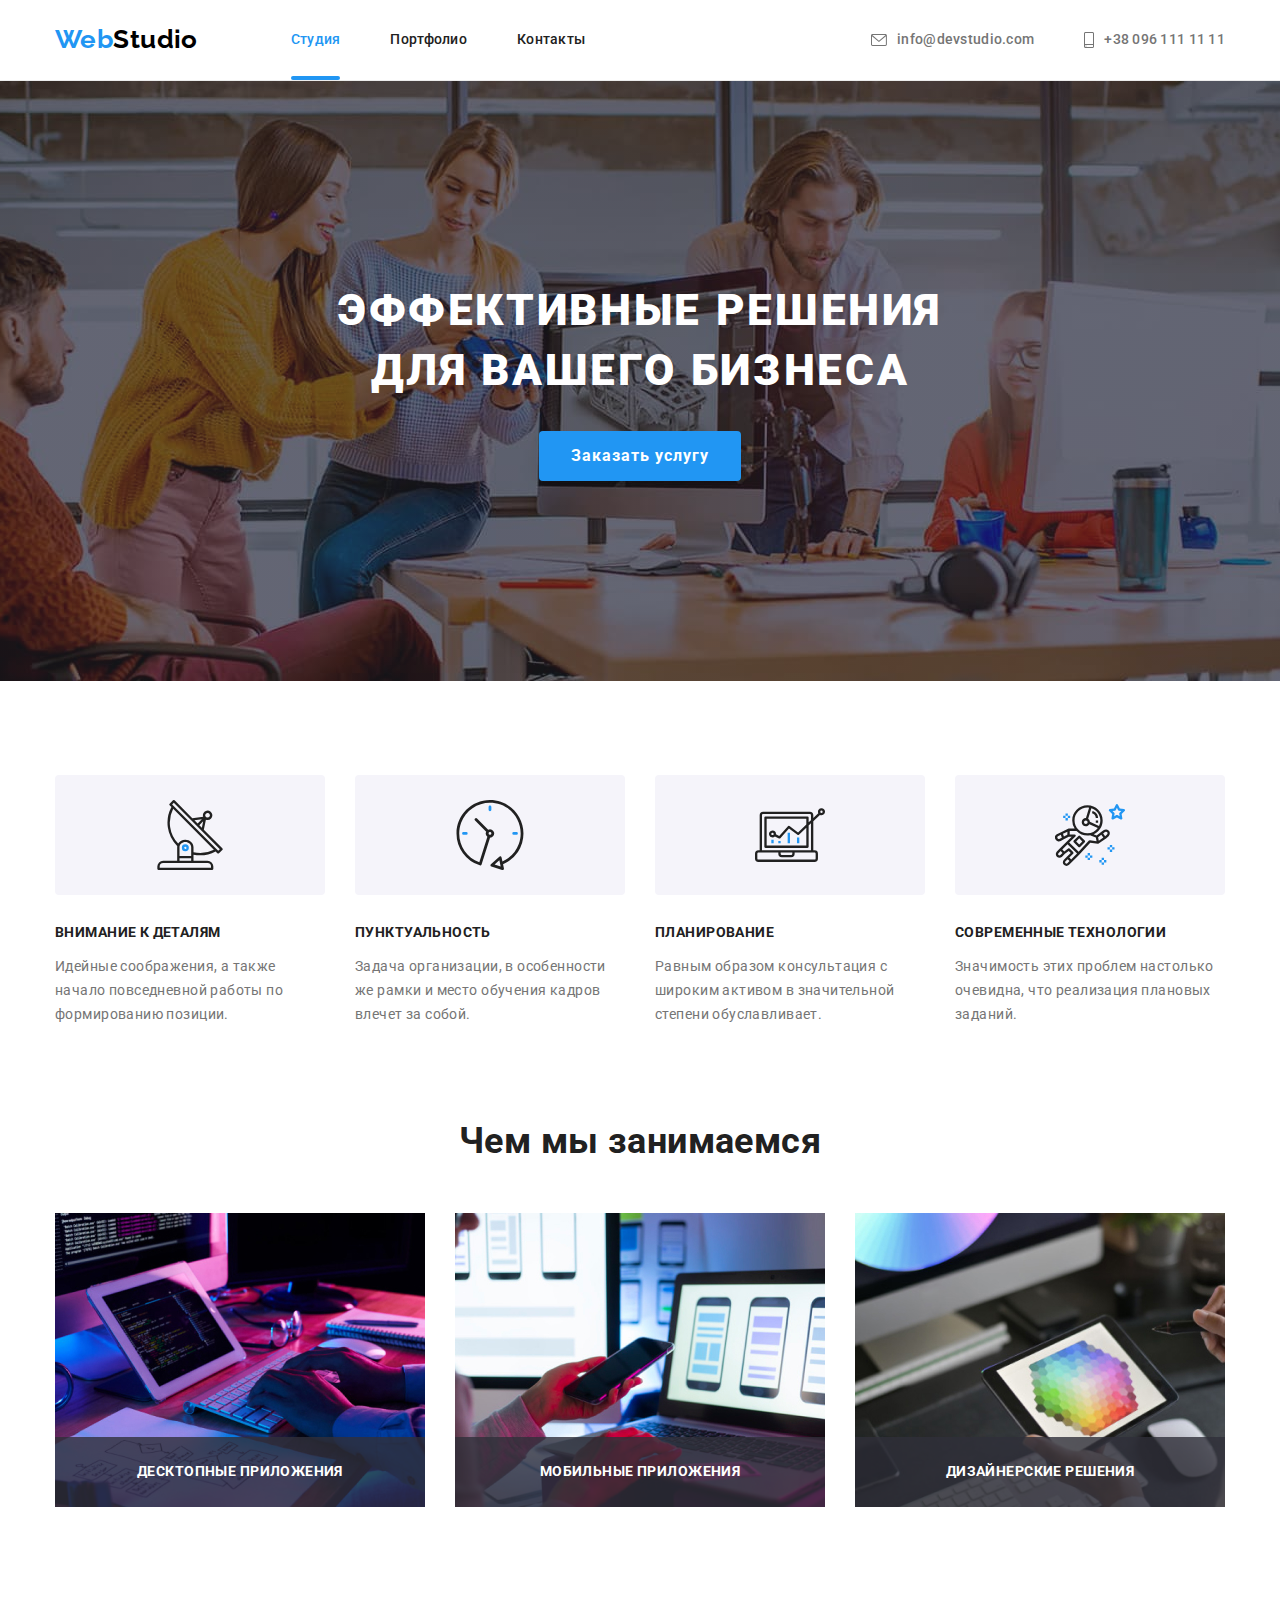
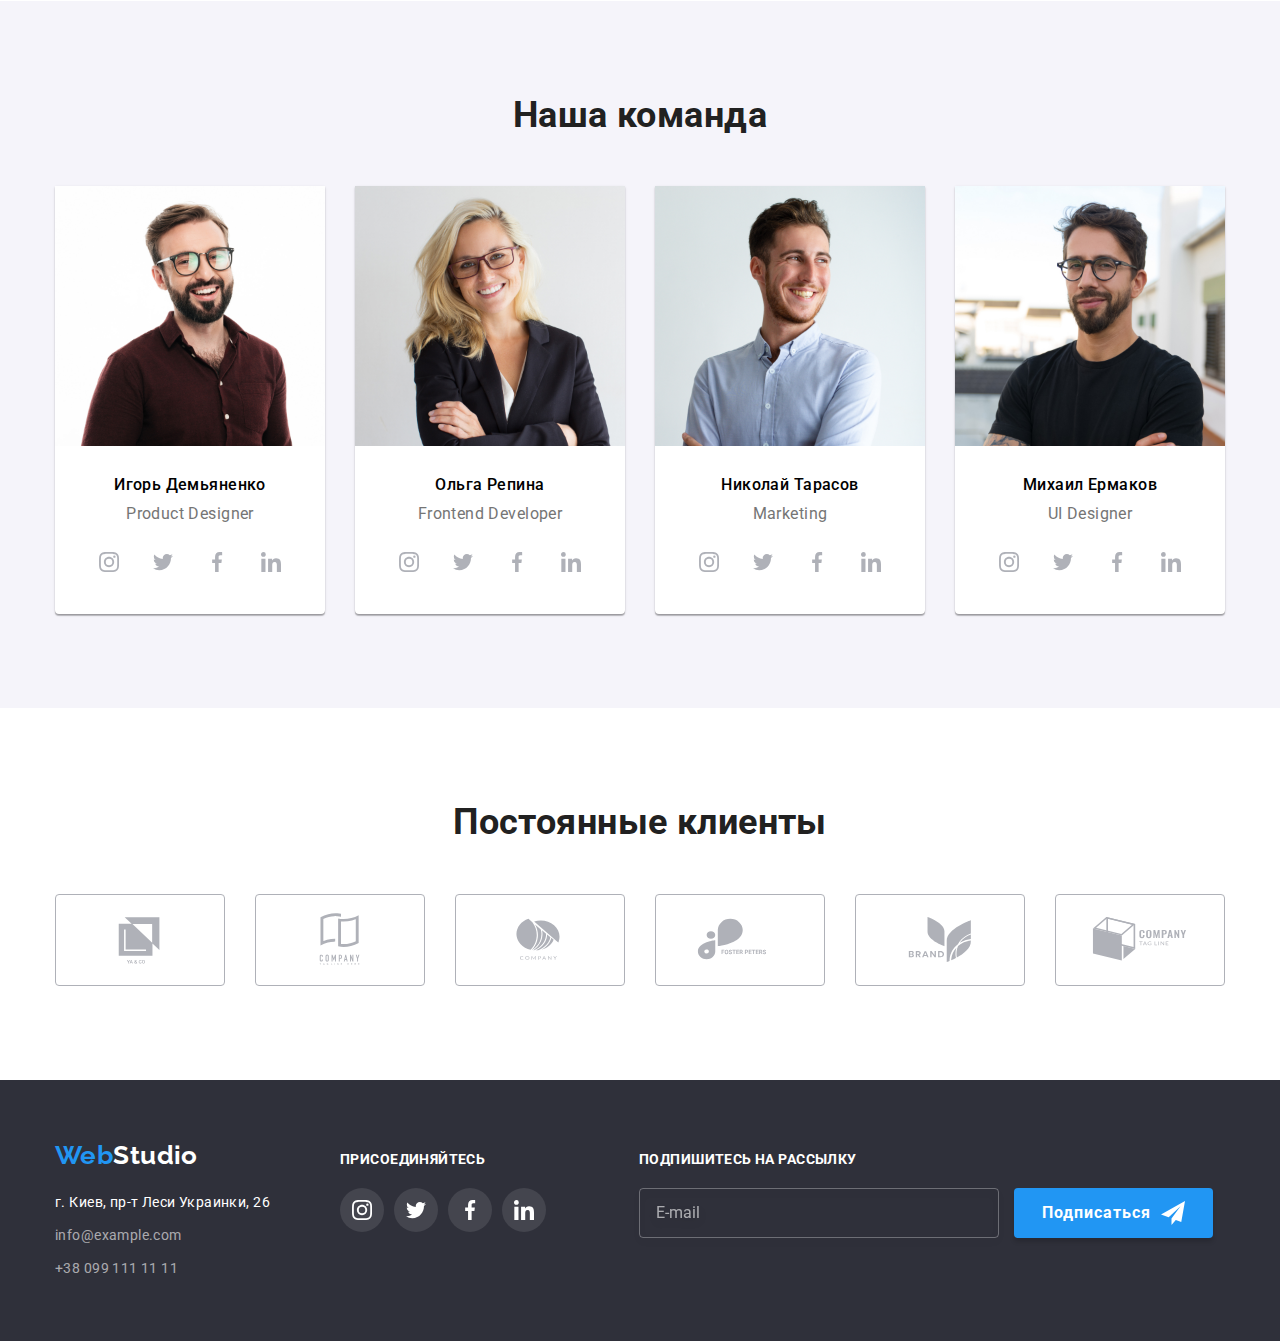
<file: index.html>
<!DOCTYPE html>
<html lang="ru">
  <head>
    <meta charset="UTF-8" />
    <meta http-equiv="X-UA-Compatible" content="IE=edge" />
    <meta name="viewport" content="width=device-width, initial-scale=1.0" />
    <title>Студия</title>
    <link
      href="https://fonts.googleapis.com/css2?family=Raleway:wght@700&family=Roboto:wght@400;500;700;900&display=swap"
      rel="stylesheet"
    />
    <link
      rel="stylesheet"
      href="https://cdnjs.cloudflare.com/ajax/libs/modern-normalize/1.1.0/modern-normalize.min.css"
    />
    <link rel="stylesheet" href="./css/styles.css" />
  </head>

  <body>
    <header class="header">
      <div class="container flex">
        <nav class="nav">
          <a href="./index.html" class="logo"
            ><span class="logo--accent">Web</span><span class="logo--secondary">Studio</span></a
          >

          <ul class="nav__list">
            <li class="nav__item"><a href="./index.html" class="nav__link current">Студия</a></li>
            <li class="nav__item"><a href="./portfolio.html" class="nav__link">Портфолио</a></li>
            <li class="nav__item"><a href="#" class="nav__link">Контакты</a></li>
          </ul>
        </nav>

        <ul class="contacts">
          <li class="contacts__item">
            <a href="mailto:info@devstudio.com" class="contacts__link">
              <svg class="contacts__icon" width="16" height="12">
                <use href="./images/icons.svg#icon-envelope"></use>
              </svg>
              info@devstudio.com
            </a>
          </li>

          <li>
            <a href="tel:+380961111111" class="contacts__link">
              <svg class="contacts__icon" width="10" height="16">
                <use href="./images/icons.svg#icon-smartphone"></use>
              </svg>
              +38 096 111 11 11
            </a>
          </li>
        </ul>
      </div>
    </header>

    <main>
      <section class="section hero">
        <div class="container">
          <h1 class="section__title--main">Эффективные решения для вашего бизнеса</h1>
          <button type="button" class="button" data-modal-open>Заказать услугу</button>
        </div>
      </section>

      <section class="section">
        <div class="container">
          <h2 class="visually-hidden">Наши преимущества</h2>
          <ul class="details flex">
            <li class="details__item">
              <div class="details__icon-container flex">
                <svg width="70" height="70">
                  <use href="./images/icons.svg#icon-antenna"></use>
                </svg>
              </div>
              <h3 class="details__title">Внимание к деталям</h3>
              <p class="details__description">
                Идейные соображения, а также начало повседневной работы по формированию позиции.
              </p>
            </li>

            <li class="details__item">
              <div class="details__icon-container flex">
                <svg width="70" height="70">
                  <use href="./images/icons.svg#icon-clock"></use>
                </svg>
              </div>
              <h3 class="details__title">Пунктуальность</h3>
              <p class="details__description">
                Задача организации, в особенности же рамки и место обучения кадров влечет за собой.
              </p>
            </li>

            <li class="details__item">
              <div class="details__icon-container flex">
                <svg width="70" height="70">
                  <use href="./images/icons.svg#icon-diagram"></use>
                </svg>
              </div>
              <h3 class="details__title">Планирование</h3>
              <p class="details__description">
                Равным образом консультация с широким активом в значительной степени обуславливает.
              </p>
            </li>

            <li class="details__item">
              <div class="details__icon-container flex">
                <svg width="70" height="70">
                  <use href="./images/icons.svg#icon-astronaut"></use>
                </svg>
              </div>
              <h3 class="details__title">Современные технологии</h3>
              <p class="details__description">
                Значимость этих проблем настолько очевидна, что реализация плановых заданий.
              </p>
            </li>
          </ul>
        </div>
      </section>

      <section class="section about">
        <div class="container">
          <h2 class="section__title">Чем мы занимаемся</h2>
          <ul class="about__list flex">
            <li class="about__item">
              <img src="./images/box1.jpg" alt="написание кода" width="370" class="about__img" />
              <div class="about__img-overlay flex">
                <h3 class="about__img-title">Десктопные приложения</h3>
              </div>
            </li>

            <li class="about__item">
              <img
                src="./images/box2.jpg"
                alt="разработка дизайна мобильных приложений"
                width="370"
                class="about__img"
              />
              <div class="about__img-overlay flex">
                <h3 class="about__img-title">Мобильные приложения</h3>
              </div>
            </li>

            <li class="about__item">
              <img
                src="./images/box3.jpg"
                alt="работа с изображением"
                width="370"
                class="about__img"
              />
              <div class="about__img-overlay flex">
                <h3 class="about__img-title">Дизайнерские решения</h3>
              </div>
            </li>
          </ul>
        </div>
      </section>

      <section class="section team">
        <div class="container">
          <h2 class="section__title">Наша команда</h2>
          <ul class="team-list flex">
            <li class="card">
              <img
                src="./images/photo1.jpg"
                alt="фото сотрудника_1"
                width="270"
                class="card__img"
              />
              <div class="card__about">
                <h3 class="card__name">Игорь Демьяненко</h3>
                <p class="card__position">Product Designer</p>
                <ul class="socials flex">
                  <li class="socials__item">
                    <a href="#" class="socials__link">
                      <svg class="socials__icon">
                        <use href="./images/icons.svg#icon-instagram"></use>
                      </svg>
                    </a>
                  </li>

                  <li class="socials__item">
                    <a href="#" class="socials__link">
                      <svg class="socials__icon">
                        <use href="./images/icons.svg#icon-twitter"></use>
                      </svg>
                    </a>
                  </li>

                  <li class="socials__item">
                    <a href="#" class="socials__link">
                      <svg class="socials__icon">
                        <use href="./images/icons.svg#icon-facebook"></use>
                      </svg>
                    </a>
                  </li>

                  <li class="socials__item">
                    <a href="#" class="socials__link">
                      <svg class="socials__icon">
                        <use href="./images/icons.svg#icon-linkedin"></use>
                      </svg>
                    </a>
                  </li>
                </ul>
              </div>
            </li>

            <li class="card">
              <img
                src="./images/photo2.jpg"
                alt="фото сотрудника_2"
                width="270"
                class="card__img"
              />
              <div class="card__about">
                <h3 class="card__name">Ольга Репина</h3>
                <p class="card__position">Frontend Developer</p>
                <ul class="socials flex">
                  <li class="socials__item">
                    <a href="#" class="socials__link">
                      <svg class="socials__icon">
                        <use href="./images/icons.svg#icon-instagram"></use>
                      </svg>
                    </a>
                  </li>

                  <li class="socials__item">
                    <a href="#" class="socials__link">
                      <svg class="socials__icon">
                        <use href="./images/icons.svg#icon-twitter"></use>
                      </svg>
                    </a>
                  </li>

                  <li class="socials__item">
                    <a href="#" class="socials__link">
                      <svg class="socials__icon">
                        <use href="./images/icons.svg#icon-facebook"></use>
                      </svg>
                    </a>
                  </li>

                  <li class="socials__item">
                    <a href="#" class="socials__link">
                      <svg class="socials__icon">
                        <use href="./images/icons.svg#icon-linkedin"></use>
                      </svg>
                    </a>
                  </li>
                </ul>
              </div>
            </li>

            <li class="card">
              <img
                src="./images/photo3.jpg"
                alt="фото сотрудника_3"
                width="270"
                class="card__img"
              />
              <div class="card__about">
                <h3 class="card__name">Николай Тарасов</h3>
                <p class="card__position">Marketing</p>
                <ul class="socials flex">
                  <li class="socials__item">
                    <a href="#" class="socials__link">
                      <svg class="socials__icon">
                        <use href="./images/icons.svg#icon-instagram"></use>
                      </svg>
                    </a>
                  </li>

                  <li class="socials__item">
                    <a href="#" class="socials__link">
                      <svg class="socials__icon">
                        <use href="./images/icons.svg#icon-twitter"></use>
                      </svg>
                    </a>
                  </li>

                  <li class="socials__item">
                    <a href="#" class="socials__link">
                      <svg class="socials__icon">
                        <use href="./images/icons.svg#icon-facebook"></use>
                      </svg>
                    </a>
                  </li>

                  <li class="socials__item">
                    <a href="#" class="socials__link">
                      <svg class="socials__icon">
                        <use href="./images/icons.svg#icon-linkedin"></use>
                      </svg>
                    </a>
                  </li>
                </ul>
              </div>
            </li>

            <li class="card">
              <img
                src="./images/photo4.jpg"
                alt="фото сотрудника_4"
                width="270"
                class="card__img"
              />
              <div class="card__about">
                <h3 class="card__name">Михаил Ермаков</h3>
                <p class="card__position">UI Designer</p>
                <ul class="socials flex">
                  <li class="socials__item">
                    <a href="#" class="socials__link">
                      <svg class="socials__icon">
                        <use href="./images/icons.svg#icon-instagram"></use>
                      </svg>
                    </a>
                  </li>

                  <li class="socials__item">
                    <a href="#" class="socials__link">
                      <svg class="socials__icon">
                        <use href="./images/icons.svg#icon-twitter"></use>
                      </svg>
                    </a>
                  </li>

                  <li class="socials__item">
                    <a href="#" class="socials__link">
                      <svg class="socials__icon">
                        <use href="./images/icons.svg#icon-facebook"></use>
                      </svg>
                    </a>
                  </li>

                  <li class="socials__item">
                    <a href="#" class="socials__link">
                      <svg class="socials__icon">
                        <use href="./images/icons.svg#icon-linkedin"></use>
                      </svg>
                    </a>
                  </li>
                </ul>
              </div>
            </li>
          </ul>
        </div>
      </section>

      <section class="section">
        <div class="container">
          <h2 class="section__title">Постоянные клиенты</h2>
          <ul class="clients flex">
            <li class="clients__item">
              <a href="#" class="clients__link flex">
                <svg class="clients__icon">
                  <use href="./images/icons.svg#icon-Logo1"></use>
                </svg>
              </a>
            </li>

            <li class="clients__item">
              <a href="#" class="clients__link flex">
                <svg class="clients__icon">
                  <use href="./images/icons.svg#icon-Logo2"></use>
                </svg>
              </a>
            </li>

            <li class="clients__item">
              <a href="#" class="clients__link flex">
                <svg class="clients__icon">
                  <use href="./images/icons.svg#icon-Logo3"></use>
                </svg>
              </a>
            </li>

            <li class="clients__item">
              <a href="#" class="clients__link flex">
                <svg class="clients__icon">
                  <use href="./images/icons.svg#icon-Logo4"></use>
                </svg>
              </a>
            </li>

            <li class="clients__item">
              <a href="#" class="clients__link flex">
                <svg class="clients__icon">
                  <use href="./images/icons.svg#icon-Logo5"></use>
                </svg>
              </a>
            </li>

            <li class="clients__item">
              <a href="#" class="clients__link flex">
                <svg class="clients__icon">
                  <use href="./images/icons.svg#icon-Logo6"></use>
                </svg>
              </a>
            </li>
          </ul>
        </div>
      </section>
    </main>

    <footer class="footer">
      <div class="container footer__container">
        <div class="footer__container--additional">
          <a href="./index.html" class="logo footer__logo">
            <span class="logo--accent">Web</span><span class="logo--alternative">Studio</span>
          </a>
          <address>
            <p class="address">г. Киев, пр-т Леси Украинки, 26</p>
            <ul class="address__list">
              <li class="address__item">
                <a href="mailto:info@example.com" class="address__link">info@example.com</a>
              </li>
              <li class="address__item">
                <a href="tel:+380991111111" class="address__link">+38 099 111 11 11</a>
              </li>
            </ul>
          </address>
        </div>

        <div class="socials__container">
          <b class="footer__title">присоединяйтесь</b>
          <ul class="footer__socials flex">
            <li class="socials__item">
              <a href="#" class="footer__link">
                <svg class="socials__icon">
                  <use href="./images/icons.svg#icon-instagram"></use>
                </svg>
              </a>
            </li>

            <li class="socials__item">
              <a href="#" class="footer__link">
                <svg class="socials__icon">
                  <use href="./images/icons.svg#icon-twitter"></use>
                </svg>
              </a>
            </li>

            <li class="socials__item">
              <a href="#" class="footer__link">
                <svg class="socials__icon">
                  <use href="./images/icons.svg#icon-facebook"></use>
                </svg>
              </a>
            </li>

            <li class="socials__item">
              <a href="#" class="footer__link">
                <svg class="socials__icon">
                  <use href="./images/icons.svg#icon-linkedin"></use>
                </svg>
              </a>
            </li>
          </ul>
        </div>

        <div class="sub">
          <form name="sub-form" autocomplete="on">
            <b class="footer__title">Подпишитесь на рассылку</b>
            <label class="visually-hidden" for="sub-email">Почта</label>
            <input
              type="email"
              name="sub-email"
              class="sub__input"
              placeholder="E-mail"
              maxlength="30"
              id="sub-email"
            />
            <button type="submit" class="sub-button">
              <div class="flex">
                <span class="sub-button__text">Подписаться</span>
                <svg width="24" height="24" class="sub-button__icon">
                  <use href="./images/icons.svg#icon-send"></use>
                </svg>
              </div>
            </button>
          </form>
        </div>
      </div>
    </footer>

    <div class="backdrop is-hidden" data-modal>
      <div class="modal">
        <button type="button" class="modal-button" data-modal-close>
          <svg class="modal-button__icon--close">
            <use href="./images/icons.svg#icon-close"></use>
          </svg>
        </button>

        <form name="callback-form" class="form">
          <b class="form__title">Оставьте свои данные, мы вам перезвоним</b>

          <label class="form__label">
            <span class="form__name">Имя</span>
            <div class="form__container">
              <input type="tel" name="tel" class="input" />
              <svg width="18" height="18" class="input__icon">
                <use href="./images/icons.svg#icon-person"></use>
              </svg>
            </div>
          </label>

          <label class="form__label">
            <span class="form__name">Телефон</span>
            <div class="form__container">
              <input type="tel" name="tel" class="input" />
              <svg width="18" height="18" class="input__icon">
                <use href="./images/icons.svg#icon-phone"></use>
              </svg>
            </div>
          </label>

          <label class="form__label">
            <span class="form__name">Почта</span>
            <div class="form__container">
              <input type="tel" name="tel" class="input" />
              <svg width="18" height="18" class="input__icon">
                <use href="./images/icons.svg#icon-email"></use>
              </svg>
            </div>
          </label>

          <label class="comment">
            <span class="form__name">Комментарий</span>
            <textarea name="comment" placeholder="Введите текст" class="comment__input"></textarea>
          </label>

          <label class="policy">
            <span
              >Соглашаюсь с рассылкой и принимаю
              <a href="#" class="policy__link">Условия договора</a>
            </span>
            <input type="checkbox" name="policy" class="checkbox visually-hidden" />
            <svg width="16" height="15" class="policy--checked">
              <use href="./images/icons.svg#icon-check"></use>
            </svg>
            <svg width="16" height="15" class="policy--unchecked">
              <use href="./images/icons.svg#icon-checkbox"></use>
            </svg>
          </label>

          <button type="submit" class="send-button">Отправить</button>
        </form>
      </div>
    </div>

    <script src="./js/modal.js"></script>
  </body>
</html>
</file>
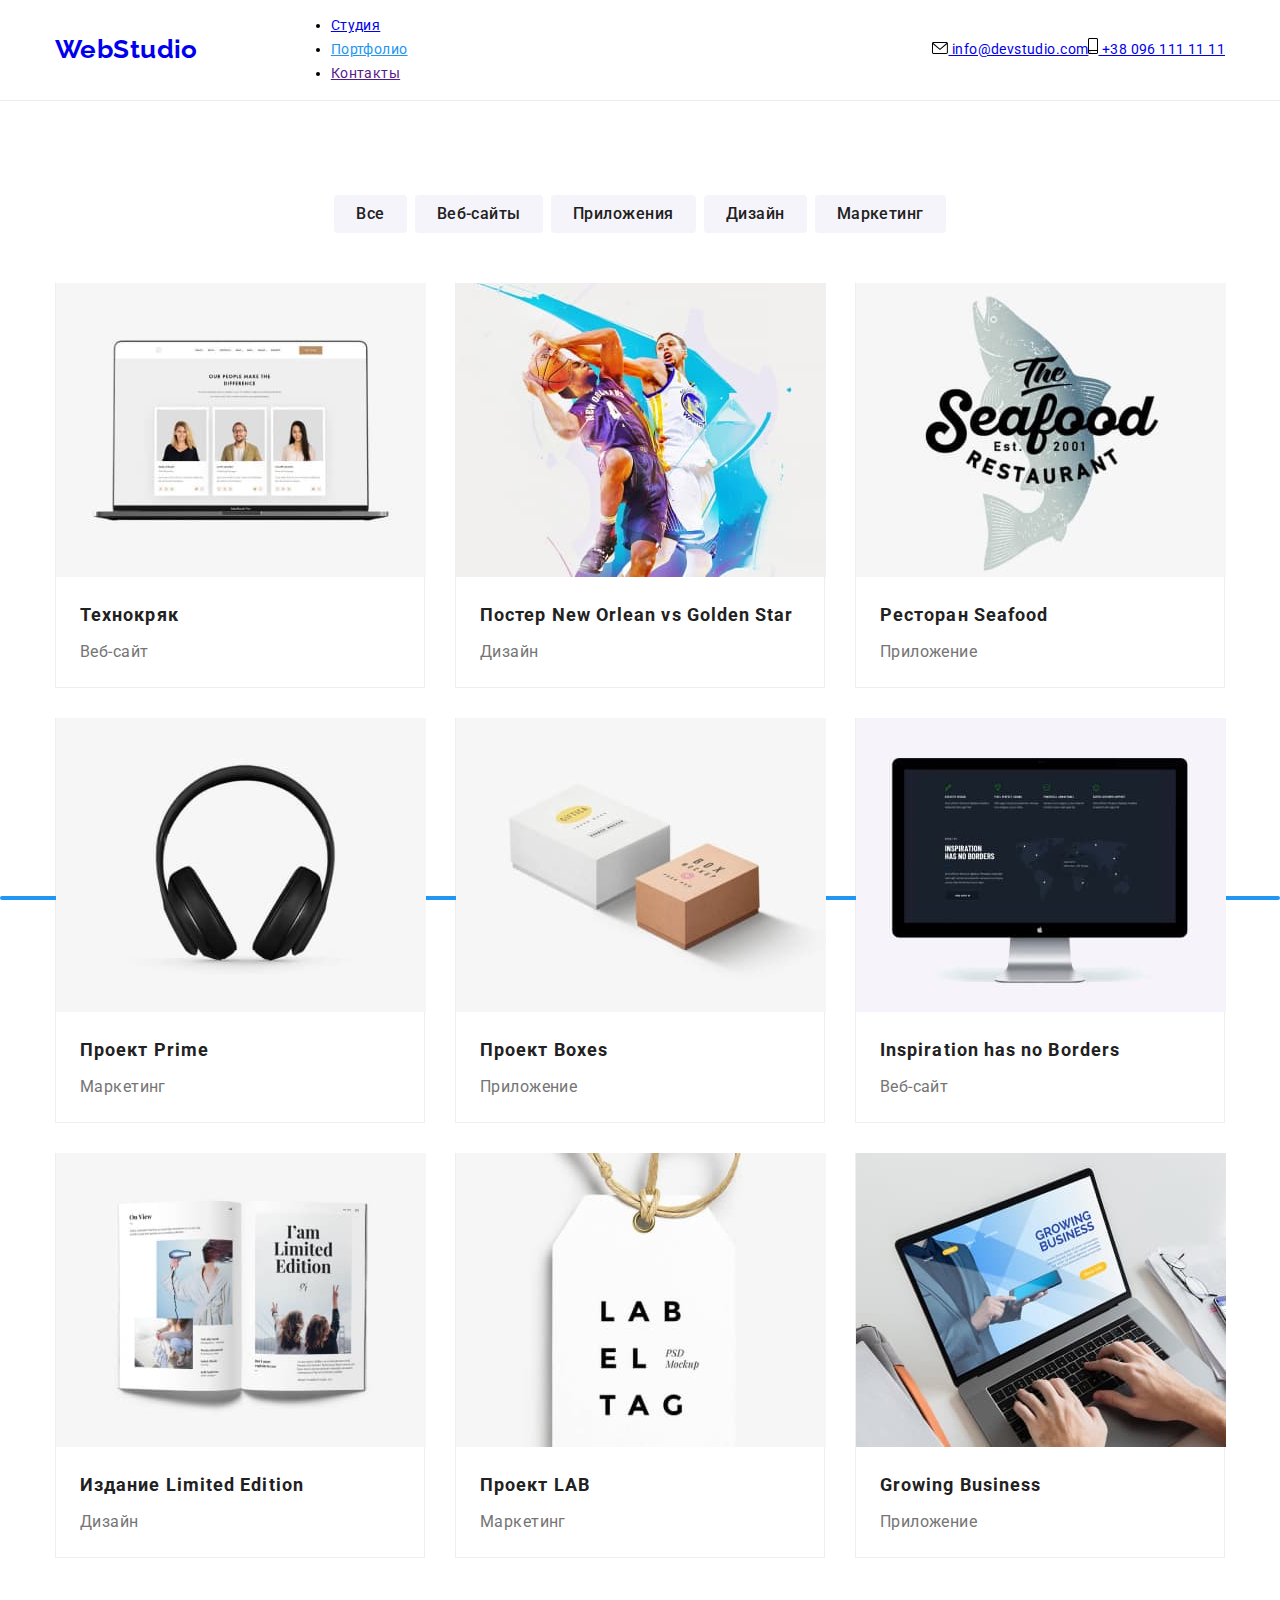
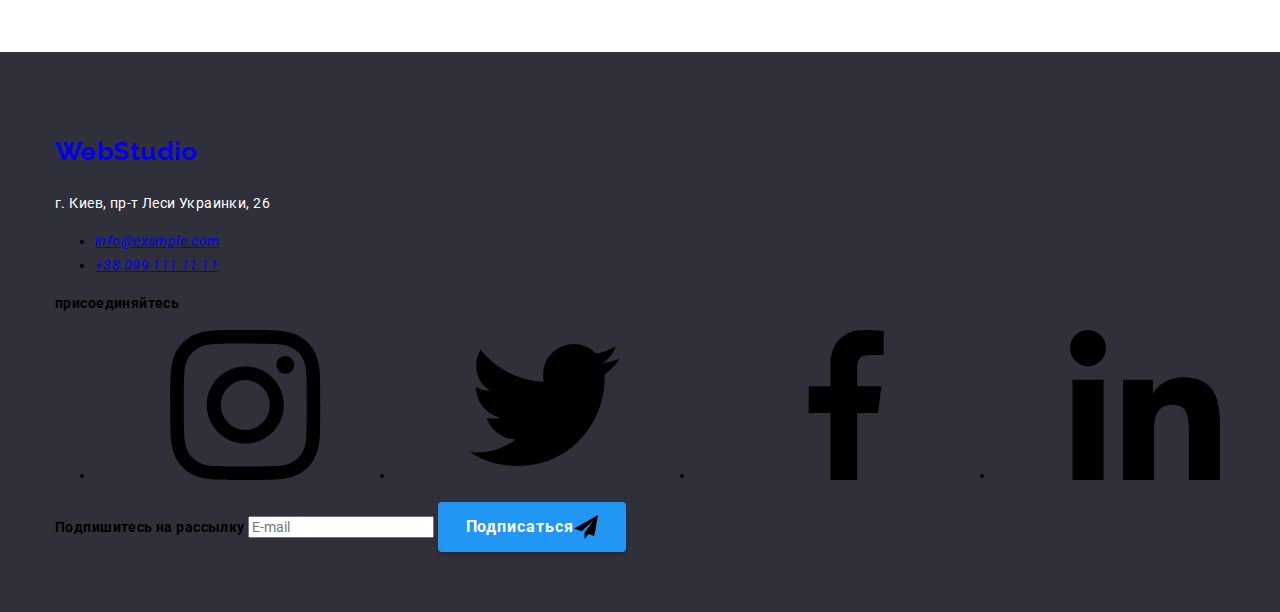
<file: portfolio.html>
<!DOCTYPE html>
<html lang="ru">
  <head>
    <meta charset="UTF-8" />
    <meta http-equiv="X-UA-Compatible" content="IE=edge" />
    <meta name="viewport" content="width=device-width, initial-scale=1.0" />
    <title>Портфолио</title>
    <link
      href="https://fonts.googleapis.com/css2?family=Raleway:wght@700&family=Roboto:wght@400;500;700;900&display=swap"
      rel="stylesheet"
    />
    <link
      rel="stylesheet"
      href="https://cdnjs.cloudflare.com/ajax/libs/modern-normalize/1.1.0/modern-normalize.min.css"
    />
    <link rel="stylesheet" href="./css/styles.css" />
  </head>

  <body>
    <header class="header">
      <div class="container flex">
        <nav class="flex">
          <a href="./index.html" class="logo"
            ><span class="logo-accent">Web</span><span class="logo-secondary">Studio</span></a
          >

          <ul class="nav-list">
            <li><a href="./index.html" class="navigation">Студия</a></li>
            <li><a href="./portfolio.html" class="navigation current">Портфолио</a></li>
            <li><a href="" class="navigation">Контакты</a></li>
          </ul>
        </nav>

        <ul class="contacts">
          <li>
            <a href="mailto:info@devstudio.com" class="contact-link">
              <svg class="contact-icon" width="16" height="12">
                <use href="./images/icons.svg#icon-envelope"></use>
              </svg>
              info@devstudio.com</a
            >
          </li>

          <li>
            <a href="tel:+380961111111" class="contact-link">
              <svg class="contact-icon" width="10" height="16">
                <use href="./images/icons.svg#icon-smartphone"></use>
              </svg>
              +38 096 111 11 11</a
            >
          </li>
        </ul>
      </div>
    </header>

    <main>
      <section class="section">
        <div class="container">
          <h1 class="visually-hidden">Наши работы</h1>
          <ul class="portfolio-menu flex">
            <li class="menu-item">
              <button type="button" class="portfolio-filter">Все</button>
            </li>
            <li class="menu-item">
              <button type="button" class="portfolio-filter">Веб-сайты</button>
            </li>
            <li class="menu-item">
              <button type="button" class="portfolio-filter">Приложения</button>
            </li>
            <li class="menu-item">
              <button type="button" class="portfolio-filter">Дизайн</button>
            </li>
            <li class="menu-item">
              <button type="button" class="portfolio-filter">Маркетинг</button>
            </li>
          </ul>

          <ul class="portfolio-list flex">
            <li class="portfolio-item">
              <a href="#" class="portfolio-link">
                <div class="portfolio-thumb">
                  <img
                    src="./images/portfolio1.jpg"
                    alt="веб-сайт на экране лаптопа"
                    width="370"
                    class="portfolio-img"
                  />
                  <div class="portfolio-overlay">
                    <p>
                      Ментор, привет, это я, твой единственный ученик. На протяжении всего этого
                      времени я создавал иллюзию того что ты проверяешь домашки разных людей, но это
                      был я. Сейчас я отправлю это сообщение во всех домашках.
                    </p>
                  </div>
                </div>
                <div class="portfolio-about">
                  <h2 class="portfolio-title">Технокряк</h2>
                  <p class="portfolio-description">Веб-сайт</p>
                </div>
              </a>
            </li>

            <li class="portfolio-item">
              <a href="#" class="portfolio-link">
                <div class="portfolio-thumb">
                  <img
                    src="./images/portfolio2.jpg"
                    alt="баскетболисты в прыжке"
                    width="370"
                    class="portfolio-img"
                  />
                  <div class="portfolio-overlay">
                    <p>
                      The New Orleans Pelicans are an American professional basketball team based in
                      New Orleans. The Pelicans compete in the National Basketball Association (NBA)
                      as a member of the league's Western Conference Southwest Division.
                    </p>
                  </div>
                </div>
                <div class="portfolio-about">
                  <h2 class="portfolio-title">Постер New Orlean vs Golden Star</h2>
                  <p class="portfolio-description">Дизайн</p>
                </div>
              </a>
            </li>

            <li class="portfolio-item">
              <a href="#" class="portfolio-link">
                <div class="portfolio-thumb">
                  <img
                    src="./images/portfolio3.jpg"
                    alt="лого ресторана"
                    width="370"
                    class="portfolio-img"
                  />
                  <div class="portfolio-overlay">
                    <p>Продам гараж 8-800-555-35-35</p>
                  </div>
                </div>
                <div class="portfolio-about">
                  <h2 class="portfolio-title">Ресторан Seafood</h2>
                  <p class="portfolio-description">Приложение</p>
                </div>
              </a>
            </li>

            <li class="portfolio-item">
              <a href="#" class="portfolio-link">
                <div class="portfolio-thumb">
                  <img
                    src="./images/portfolio4.jpg"
                    alt="наушники"
                    width="370"
                    class="portfolio-img"
                  />
                  <div class="portfolio-overlay">
                    <p>Fuck people for confusing nice and good</p>
                  </div>
                </div>
                <div class="portfolio-about">
                  <h2 class="portfolio-title">Проект Prime</h2>
                  <p class="portfolio-description">Маркетинг</p>
                </div>
              </a>
            </li>

            <li class="portfolio-item">
              <a href="#" class="portfolio-link">
                <div class="portfolio-thumb">
                  <img
                    src="./images/portfolio5.jpg"
                    alt="две коробки"
                    width="370"
                    class="portfolio-img"
                  />
                  <div class="portfolio-overlay">
                    <p>
                      There is an idea of a Patrick Bateman. Some kind of abstraction. But there is
                      no real me. Only an entity. And though I can hide my cold gaze, and you can
                      shake my hand and feel flesh gripping yours, and maybe you can even sense our
                      lifestyles are probably comparable, I simply am not there.
                    </p>
                  </div>
                </div>
                <div class="portfolio-about">
                  <h2 class="portfolio-title">Проект Boxes</h2>
                  <p class="portfolio-description">Приложение</p>
                </div>
              </a>
            </li>

            <li class="portfolio-item">
              <a href="#" class="portfolio-link">
                <div class="portfolio-thumb">
                  <img
                    src="./images/portfolio6.jpg"
                    alt="монитор"
                    width="370"
                    class="portfolio-img"
                  />
                  <div class="portfolio-overlay">
                    <p>
                      Главное условие сохранения энтузиазма к тому, что вы делаете, и желания не
                      бросать это занятие — находить время на то, чтобы получать от этого радость и
                      удовольствие. Иногда важно целенаправленно стремиться именно к такому эффекту.
                    </p>
                  </div>
                </div>
                <div class="portfolio-about">
                  <h2 class="portfolio-title">Inspiration has no Borders</h2>
                  <p class="portfolio-description">Веб-сайт</p>
                </div>
              </a>
            </li>

            <li class="portfolio-item">
              <a href="#" class="portfolio-link">
                <div class="portfolio-thumb">
                  <img
                    src="./images/portfolio7.jpg"
                    alt="открытый журнал"
                    width="370"
                    class="portfolio-img"
                  />
                  <div class="portfolio-overlay">
                    <p>
                      — Эрик, — сказал мой отец, — сейчас ты в одной из тех ситуаций, когда зерна
                      отделяются от плевел. Именно в этот момент ты должен показать, чего ты стоишь.
                    </p>
                  </div>
                </div>
                <div class="portfolio-about">
                  <h2 class="portfolio-title">Издание Limited Edition</h2>
                  <p class="portfolio-description">Дизайн</p>
                </div>
              </a>
            </li>

            <li class="portfolio-item">
              <a href="#" class="portfolio-link">
                <div class="portfolio-thumb">
                  <img
                    src="./images/portfolio8.jpg"
                    alt="бирка"
                    width="370"
                    class="portfolio-img"
                  />
                  <div class="portfolio-overlay">
                    <p>Social suicide speedrunner</p>
                  </div>
                </div>
                <div class="portfolio-about">
                  <h2 class="portfolio-title">Проект LAB</h2>
                  <p class="portfolio-description">Маркетинг</p>
                </div>
              </a>
            </li>

            <li class="portfolio-item">
              <a href="#" class="portfolio-link">
                <div class="portfolio-thumb">
                  <img
                    src="./images/portfolio9.jpg"
                    alt="работа за ноутбуком"
                    width="370"
                    class="portfolio-img"
                  />
                  <div class="portfolio-overlay">
                    <p>
                      Ресурс предлагает комплексные предложения с разным уровнем функционала и
                      сервисов. Все это позволит посетителю получить исчерпывающие сведения о
                      компании или частном лице.
                    </p>
                  </div>
                </div>
                <div class="portfolio-about">
                  <h2 class="portfolio-title">Growing Business</h2>
                  <p class="portfolio-description">Приложение</p>
                </div>
              </a>
            </li>
          </ul>
        </div>
      </section>
    </main>

    <footer class="footer">
      <div class="container footer-container">
        <div class="footer-address">
          <a href="./index.html" class="logo logo-footer">
            <span class="logo-accent">Web</span><span class="logo-alternative">Studio</span>
          </a>
          <address>
            <p class="address">г. Киев, пр-т Леси Украинки, 26</p>
            <ul class="footer-contacts">
              <li class="contact-item">
                <a href="mailto:info@example.com" class="footer-contact">info@example.com</a>
              </li>
              <li class="contact-item">
                <a href="tel:+380991111111" class="footer-contact">+38 099 111 11 11</a>
              </li>
            </ul>
          </address>
        </div>

        <div class="footer-socials-container">
          <b class="footer-title">присоединяйтесь</b>
          <ul class="footer-socials flex">
            <li class="socials-item">
              <a href="#" class="footer-socials-link">
                <svg class="socials-icon">
                  <use href="./images/icons.svg#icon-instagram"></use>
                </svg>
              </a>
            </li>

            <li class="socials-item">
              <a href="#" class="footer-socials-link">
                <svg class="socials-icon">
                  <use href="./images/icons.svg#icon-twitter"></use>
                </svg>
              </a>
            </li>

            <li class="socials-item">
              <a href="#" class="footer-socials-link">
                <svg class="socials-icon">
                  <use href="./images/icons.svg#icon-facebook"></use>
                </svg>
              </a>
            </li>

            <li class="socials-item">
              <a href="#" class="footer-socials-link">
                <svg class="socials-icon">
                  <use href="./images/icons.svg#icon-linkedin"></use>
                </svg>
              </a>
            </li>
          </ul>
        </div>

        <div class="footer-subscribe">
          <form name="subscribe-form" autocomplete="on">
            <b class="footer-title">Подпишитесь на рассылку</b>
            <label class="visually-hidden" for="sub-email">Почта</label>
            <input
              type="email"
              name="sub-email"
              class="sub-input"
              placeholder="E-mail"
              maxlength="30"
              id="sub-email"
            />
            <button type="submit" class="sub-button">
              <div class="flex">
                <span class="subbutton-text">Подписаться</span>
                <svg width="24" height="24" class="sub-icon">
                  <use href="./images/icons.svg#icon-send"></use>
                </svg>
              </div>
            </button>
          </form>
        </div>
      </div>
    </footer>
  </body>
</html>
</file>
<file: css/styles.css>
:root {
  --accent-color: #2196f3;
  --text-color: #757575;
  --title-color: #212121;
  --background-color: #2f303a;
  --icon-base-color: #afb1b8;
  --about-bg: rgba(47, 48, 58, 0.8);
  --portfolio-bg: rgba(33, 150, 243, 0.9);
}

body {
  font-family: 'Roboto', sans-serif;
  font-style: normal;
  font-weight: 400;
  font-size: 14px;
  line-height: 1.71;
  letter-spacing: 0.03em;
}

.visually-hidden {
  position: absolute;
  width: 1px;
  height: 1px;
  margin: -1px;
  border: 0;
  padding: 0;

  white-space: nowrap;
  clip-path: inset(100%);
  clip: rect(0 0 0 0);
  overflow: hidden;
}

/* Header */

.header {
  border-bottom: 1px solid #ececec;
}

.container {
  margin-right: auto;
  margin-left: auto;
  padding-left: 15px;
  padding-right: 15px;

  width: 1200px;
}

.nav {
  display: flex;
  align-items: center;
}

.flex {
  display: flex;
  align-items: center;
}

.logo {
  display: inline-block;
  margin-right: 93px;
  padding-top: 24px;
  padding-bottom: 25px;

  font-family: 'Raleway', sans-serif;
  font-weight: 700;
  font-size: 26px;
  line-height: 1.19;
  text-decoration: none;
}

.logo--accent {
  color: var(--accent-color);
}

.logo--secondary {
  color: #000000;
}

.nav__list {
  margin: 0;
  padding: 0;
  display: flex;

  list-style-type: none;
}

.nav__item {
  position: relative;
}

.nav__item:not(:last-child) {
  margin-right: 50px;
}

.nav__link {
  display: block;
  padding-top: 32px;
  padding-bottom: 32px;

  color: var(--title-color);
  font-weight: 500;
  font-size: 14px;
  line-height: 1.14;
  letter-spacing: 0.02em;
  text-decoration: none;

  transition: color 250ms cubic-bezier(0.4, 0, 0.2, 1);
}

.current {
  color: var(--accent-color);
}

.current::after {
  position: absolute;
  left: 0;
  bottom: 0;
  content: '';

  width: 100%;
  height: 4px;
  background-color: var(--accent-color);
  border-radius: 2px;
}

.nav__link:hover,
.nav__link:focus {
  color: var(--accent-color);
}

.contacts {
  display: flex;
  margin: 0;
  margin-left: auto;
  padding: 0;

  list-style-type: none;
}

.contacts__item:not(:last-child) {
  margin-right: 50px;
}

.contacts__link {
  display: inline-flex;
  align-items: center;
  padding-top: 32px;
  padding-bottom: 32px;

  color: var(--text-color);
  font-weight: 500;
  font-size: 14px;
  line-height: 1.14;
  letter-spacing: 0.02em;
  text-decoration: none;

  transition: color 250ms cubic-bezier(0.4, 0, 0.2, 1);
}

.contacts__icon {
  fill: currentColor;
  margin-right: 10px;
}

.contacts__link:hover,
.contacts__link:focus {
  color: var(--accent-color);
}

/* Main */

.section {
  padding-top: 94px;
  padding-bottom: 94px;
}

.hero {
  padding-top: 200px;
  padding-bottom: 200px;
  margin-left: auto;
  margin-right: auto;
  max-width: 1600px;
  height: 600px;

  background-color: var(--background-color);
  background-image: linear-gradient(to right, rgba(47, 48, 58, 0.4), rgba(47, 48, 58, 0.4)),
    url(../images/background.jpg);
  background-repeat: no-repeat;
  background-size: cover;
  background-position: center;

  text-align: center;
}

.section__title--main {
  margin-top: 0;
  margin-bottom: 30px;
  margin-left: auto;
  margin-right: auto;
  width: 696px;

  font-weight: 900;
  font-size: 44px;
  line-height: 1.36;
  letter-spacing: 0.06em;
  text-transform: uppercase;
  color: #ffffff;
}

.button {
  display: inline-block;
  padding: 10px 32px;

  box-shadow: 0px 4px 4px rgba(0, 0, 0, 0.15);
  border-radius: 4px;

  background-color: var(--accent-color);
  font-weight: 700;
  font-size: 16px;
  line-height: 1.88;
  letter-spacing: 0.06em;
  color: #ffffff;
  border: none;

  cursor: pointer;

  transition: background-color 250ms cubic-bezier(0.4, 0, 0.2, 1);
}

.button:hover,
.button:focus {
  background-color: #188ce8;
}

.details {
  margin: 0;
  padding: 0;

  list-style-type: none;
}

.details__item {
  width: 270px;
}

.details__item:not(:last-child) {
  margin-right: 30px;
}

.details__icon-container {
  width: 270px;
  height: 120px;
  background-color: #f5f4fa;
  justify-content: center;
  border-radius: 4px;
  margin-bottom: 30px;
}

.details__title {
  margin-top: 0;
  margin-bottom: 10;
  padding: 0;

  font-weight: 700;
  font-size: 14px;
  line-height: 1.14;
  text-transform: uppercase;
  color: var(--title-color);
}

.details__description {
  color: var(--text-color);
  margin: 0;
  padding: 0;
}

.about {
  padding-top: 0;
}

.section__title {
  margin-top: 0;
  margin-bottom: 50px;
  padding: 0;

  color: var(--title-color);
  font-weight: 700;
  font-size: 36px;
  line-height: 1.16;
  text-align: center;
}

.about__list {
  margin: 0;
  padding: 0;

  list-style-type: none;
  justify-content: space-between;
}

.about__item {
  position: relative;
}

.about__img {
  display: block;
}

.about__img-overlay {
  position: absolute;
  left: 0;
  bottom: 0;

  width: 100%;
  height: 70px;

  justify-content: center;

  background-color: var(--about-bg);
}

.about__img-title {
  margin: 0;

  font-weight: 700;
  font-size: 14px;
  line-height: 1.14;
  text-transform: uppercase;

  color: #ffffff;
}

.team {
  background-color: #f5f4fa;
}

.team-list {
  margin: 0;
  padding: 0;
  justify-content: space-between;

  list-style-type: none;
}

.card {
  background: #ffffff;
  box-shadow: 0px 1px 3px rgba(0, 0, 0, 0.12), 0px 1px 1px rgba(0, 0, 0, 0.14),
    0px 2px 1px rgba(0, 0, 0, 0.2);
  border-radius: 0px 0px 4px 4px;
}

.card__img {
  display: block;
}

.card__about {
  padding-top: 30px;
  padding-bottom: 30px;
}

.card__name {
  margin-top: 0;
  margin-bottom: 10px;
  text-align: center;

  font-weight: 500;
  font-size: 16px;
  line-height: 1.18;
}

.card__position {
  margin-top: 0;
  margin-bottom: 16px;
  text-align: center;

  font-weight: 400;
  font-size: 16px;
  line-height: 1.18;
  color: var(--text-color);
}

.socials {
  padding: 0;
  margin: 0 32px;

  list-style-type: none;
}

/* .socials-item {
} */

.socials__item:not(:last-child) {
  margin-right: 10px;
}

.socials__link {
  display: inline-flex;

  width: 44px;
  height: 44px;

  justify-content: center;
  align-items: center;
  border-radius: 50%;

  color: var(--icon-base-color);

  transition: color 250ms cubic-bezier(0.4, 0, 0.2, 1),
    background-color 250ms cubic-bezier(0.4, 0, 0.2, 1);
}

.socials__link:hover,
.socials__link:focus {
  color: #fff;
  background-color: var(--accent-color);
}

.socials__icon {
  width: 20px;
  height: 20px;

  fill: currentColor;
}

.clients {
  list-style-type: none;
  padding: 0;
  margin: 0;
}

.clients__item:not(:last-child) {
  margin-right: 30px;
}

.clients__link {
  justify-content: center;

  width: 170px;
  height: 92px;
  color: #afb1b8;
  border: 1px solid #afb1b8;
  border-radius: 4px;

  transition: color 250ms cubic-bezier(0.4, 0, 0.2, 1),
    border-color 250ms cubic-bezier(0.4, 0, 0.2, 1);
}

.clients__link:hover,
.clients__link:focus {
  color: var(--accent-color);
  border-color: var(--accent-color);
}

.clients__icon {
  width: 106px;
  height: 60px;

  fill: currentColor;
}

/* Footer */

.footer {
  padding-top: 60px;
  padding-bottom: 60px;

  background-color: var(--background-color);
}

.footer__container {
  display: flex;
  align-items: baseline;
}

.footer__container--additional {
  margin-right: 70px;
}

.footer__logo {
  margin-top: 0;
  margin-right: 0;
  margin-bottom: 20px;
  padding: 0;
  display: inline-block;
}

.logo--alternative {
  color: #fff;
}

.address {
  margin-top: 0;
  margin-bottom: 9px;

  color: #fff;
  font-style: normal;
}

.address__list {
  margin: 0;
  padding: 0;
  list-style-type: none;
}

.address__item:not(:last-child) {
  margin-bottom: 9px;
}

.address__link {
  font-style: normal;
  color: rgba(255, 255, 255, 0.6);
  text-decoration: none;

  transition: color 250ms cubic-bezier(0.4, 0, 0.2, 1);
}

.address__link:hover,
.address__link:focus {
  color: var(--accent-color);
}

.socials__container {
  margin-right: 93px;
}

.footer__title {
  display: block;
  font-weight: 700;
  font-size: 14px;
  line-height: 1.14;
  letter-spacing: 0.03em;
  text-transform: uppercase;

  margin-top: 0;
  margin-bottom: 20px;

  color: #ffffff;
}

.footer__socials {
  margin: 0 0;
  padding: 0;

  list-style-type: none;
}

.footer__link {
  display: inline-flex;

  width: 44px;
  height: 44px;

  justify-content: center;
  align-items: center;
  border-radius: 50%;

  color: #fff;
  background: rgba(255, 255, 255, 0.1);

  transition: background-color 250ms cubic-bezier(0.4, 0, 0.2, 1);
}

.footer__link:hover,
.footer__link:focus {
  background-color: var(--accent-color);
}

.sub__input {
  width: 360px;
  height: 50px;
  border: 1px solid rgba(255, 255, 255, 0.3);
  filter: drop-shadow(0px 4px 4px rgba(0, 0, 0, 0.15));
  border-radius: 4px;
  background-color: transparent;
  outline: none;
  color: #fff;
  font-size: 16px;

  padding-left: 16px;
  margin-right: 12px;

  transition: border 250ms cubic-bezier(0.4, 0, 0.2, 1);
}

.sub__input:focus {
  border-color: var(--accent-color);
}

.sub__input::placeholder {
  font-size: 16px;
  line-height: 1.25;

  color: rgba(255, 255, 255, 0.6);
}

.sub-button {
  padding: 10px 28px;

  font-weight: 700;
  font-size: 16px;
  line-height: 1.88;
  letter-spacing: 0.06em;

  background-color: var(--accent-color);
  box-shadow: 0px 4px 4px rgba(0, 0, 0, 0.15);
  border-radius: 4px;
  border: none;
  color: #ffffff;

  cursor: pointer;

  transition: background-color 250ms cubic-bezier(0.4, 0, 0.2, 1);
}

.sub-button:hover,
.sub-button:focus {
  background-color: #188ce8;
}

.sub-button__text {
  margin-right: 10px;
}

.sub-button__icon {
  fill: currentColor;
}

/* Portfolio */

.portfolio-menu.flex {
  list-style-type: none;
  margin-top: 0;
  margin-bottom: 0;
  padding: 0;

  justify-content: center;
}

.menu-item:not(:last-child) {
  margin-right: 8px;
}

.portfolio-filter {
  display: inline-block;
  padding: 6px 22px;

  font-family: 'Roboto', sans-serif;
  font-weight: 500;
  font-size: 16px;
  line-height: 1.62;
  letter-spacing: 0.03em;
  color: var(--title-color);
  background-color: #f5f4fa;

  border-radius: 4px;
  border: none;

  cursor: pointer;

  transition: color 250ms cubic-bezier(0.4, 0, 0.2, 1),
    background-color 250ms cubic-bezier(0.4, 0, 0.2, 1),
    box-shadow 250ms cubic-bezier(0.4, 0, 0.2, 1);
}

.portfolio-filter:focus,
.portfolio-filter:hover {
  color: #fff;
  background-color: var(--accent-color);
  box-shadow: 0px 3px 1px rgba(0, 0, 0, 0.1), 0px 1px 2px rgba(0, 0, 0, 0.08),
    0px 2px 2px rgba(0, 0, 0, 0.12);
}

.portfolio-list {
  margin-top: 50px;
  margin-bottom: 0;
  padding: 0;
  flex-wrap: wrap;

  list-style-type: none;
}

.portfolio-item {
  border: 1px solid #eeeeee;
  border-top: none;
  width: calc((100% - 60px) / 3);

  transition: box-shadow 250ms cubic-bezier(0.4, 0, 0.2, 1);
}

.portfolio-item:hover,
.portfolio-item:focus {
  box-shadow: 0px 1px 1px rgba(0, 0, 0, 0.12), 0px 4px 4px rgba(0, 0, 0, 0.06),
    1px 4px 6px rgba(0, 0, 0, 0.16);
}

.portfolio-item:not(:nth-child(3n)) {
  margin-right: 30px;
}

.portfolio-item:not(:nth-last-child(-n + 3)) {
  margin-bottom: 30px;
}

.portfolio-link {
  text-decoration: none;
  display: block;
  width: calc(100% + 2px);
}

.portfolio-thumb {
  position: relative;
  overflow: hidden;
}

.portfolio-img {
  display: block;
}

.portfolio-overlay {
  position: absolute;

  padding: 63px 24px;

  width: 100%;
  height: 100%;

  background-color: var(--portfolio-bg);

  transition: transform 250ms cubic-bezier(0.4, 0, 0.2, 1);
}

.portfolio-overlay > p {
  margin: 0;

  font-size: 18px;
  line-height: 1.56;
  color: #ffffff;
  text-align: center;
}

.portfolio-item:hover .portfolio-overlay,
.portfolio-item:focus .portfolio-overlay {
  transform: translateY(-100%);
}

.portfolio-about {
  padding: 20px 24px;
  width: 370px;
}

.portfolio-title {
  margin-top: 0;
  margin-bottom: 4px;
  margin-left: 0;
  margin-right: 0;

  font-weight: 700;
  font-size: 18px;
  line-height: 2;
  letter-spacing: 0.06em;

  color: var(--title-color);

  transition: color 250ms cubic-bezier(0.4, 0, 0.2, 1);
}

.portfolio-item:hover .portfolio-title,
.portfolio-link:focus .portfolio-title,
.portfolio-item:hover .portfolio-description,
.portfolio-link:focus .portfolio-description {
  color: var(--accent-color);
}

.portfolio-description {
  margin: 0;

  font-size: 16px;
  line-height: 1.88;
  color: var(--text-color);

  transition: color 250ms cubic-bezier(0.4, 0, 0.2, 1);
}

/* Modal */

.backdrop {
  position: fixed;
  top: 0;
  left: 0;
  width: 100%;
  height: 100%;

  background-color: rgba(0, 0, 0, 0.2);
  opacity: 1;
  transition: opacity 250ms cubic-bezier(0.4, 0, 0.2, 1),
    visibility 250ms cubic-bezier(0.4, 0, 0.2, 1);
}

.backdrop.is-hidden {
  opacity: 0;
  pointer-events: none;
  visibility: hidden;
}

.modal {
  position: absolute;
  top: 50%;
  left: 50%;
  transform: translate(-50%, -50%) scale(1) rotateZ(1turn);

  width: 528px;
  height: 581px;
  background-color: #fff;
  padding: 40px;

  transition: transform 250ms cubic-bezier(0.4, 0, 0.2, 1);
}

.backdrop.is-hidden .modal {
  transform: translate(-50%, -50%) scale(0);
}

.modal-button {
  position: absolute;
  top: 8px;
  right: 8px;

  display: flex;
  justify-content: center;
  align-items: center;

  width: 30px;
  height: 30px;
  border: none;
  background-color: #fff;
  padding: 0;
  border: 1px solid rgba(0, 0, 0, 0.1);
  border-radius: 50%;
  color: #000000;

  transition: color 250ms cubic-bezier(0.4, 0, 0.2, 1);
}

.modal-button:focus,
.modal-button:hover {
  color: var(--accent-color);
}

.modal-button__icon--close {
  width: 18px;
  height: 18px;

  fill: currentColor;
}

.form__title {
  display: block;
  font-weight: 700;
  font-size: 20px;
  line-height: 1.15;
  text-align: center;
  color: var(--title-color);

  margin-bottom: 12px;
}

.form__label {
  display: block;
  margin-bottom: 10px;
}

.form__name {
  display: block;
  margin-bottom: 4px;

  font-size: 12px;
  line-height: 1.16;
  letter-spacing: 0.01em;
  color: var(--text-color);
}

.form__container {
  position: relative;
}

.input {
  width: 100%;
  height: 40px;
  border: 1px solid rgba(33, 33, 33, 0.2);
  border-radius: 4px;
  outline: none;
  padding-left: 42px;
  color: var(--title-color);

  transition: border 250ms cubic-bezier(0.4, 0, 0.2, 1);
}

.input:focus {
  border: 1px solid var(--accent-color);
}

.input:focus + .input__icon {
  fill: var(--accent-color);
}

.input__icon {
  position: absolute;
  left: 12px;
  top: 11px;

  transition: fill 250ms cubic-bezier(0.4, 0, 0.2, 1);
}

.comment {
  display: block;
  margin-bottom: 20px;
}

.comment__input {
  display: block;
  resize: none;
  width: 100%;
  height: 120px;
  padding: 12px 16px;

  border: 1px solid rgba(33, 33, 33, 0.2);
  border-radius: 4px;
  color: var(--title-color);

  outline: none;
  transition: border 250ms cubic-bezier(0.4, 0, 0.2, 1);
}

.comment__input::placeholder {
  line-height: 1.14;
  letter-spacing: 0.01em;

  color: rgba(117, 117, 117, 0.5);
}

.comment__input:focus {
  border: 1px solid var(--accent-color);
}

.policy {
  position: relative;

  display: block;
  margin-bottom: 30px;
  padding-left: 21px;
  text-align: center;

  color: var(--text-color);
}

.policy__link {
  color: var(--accent-color);
}

.checkbox:focus ~ .policy--unchecked {
  fill: var(--accent-color);
}

.policy--unchecked {
  position: absolute;
  left: 14px;
  top: 50%;
  transform: translateY(-50%);

  opacity: 1;

  fill: var(--title-color);
  transition: opacity 250ms cubic-bezier(0.4, 0, 0.2, 1);
}

.policy--checked {
  position: absolute;
  left: 14px;
  top: 50%;
  transform: translateY(-50%);
  fill: #fff;
  background-color: var(--accent-color);
  border-radius: 2px;
  transition: opacity 250ms cubic-bezier(0.4, 0, 0.2, 1);

  opacity: 0;
}

.checkbox:checked + .policy--checked {
  opacity: 1;
}

.checkbox:checked ~ .policy--unchecked {
  opacity: 0;
}

.send-button {
  display: block;

  width: 200px;
  padding: 10px 55px;
  margin-left: auto;
  margin-right: auto;

  font-weight: 700;
  font-size: 16px;
  line-height: 1.88;
  letter-spacing: 0.06em;
  color: #ffffff;
  background-color: var(--accent-color);
  box-shadow: 0px 4px 4px rgba(0, 0, 0, 0.15);
  border-radius: 4px;
  border: none;
  cursor: pointer;

  transition: background-color 250ms cubic-bezier(0.4, 0, 0.2, 1);
}

.send-button:hover {
  background-color: #188ce8;
}
</file>
